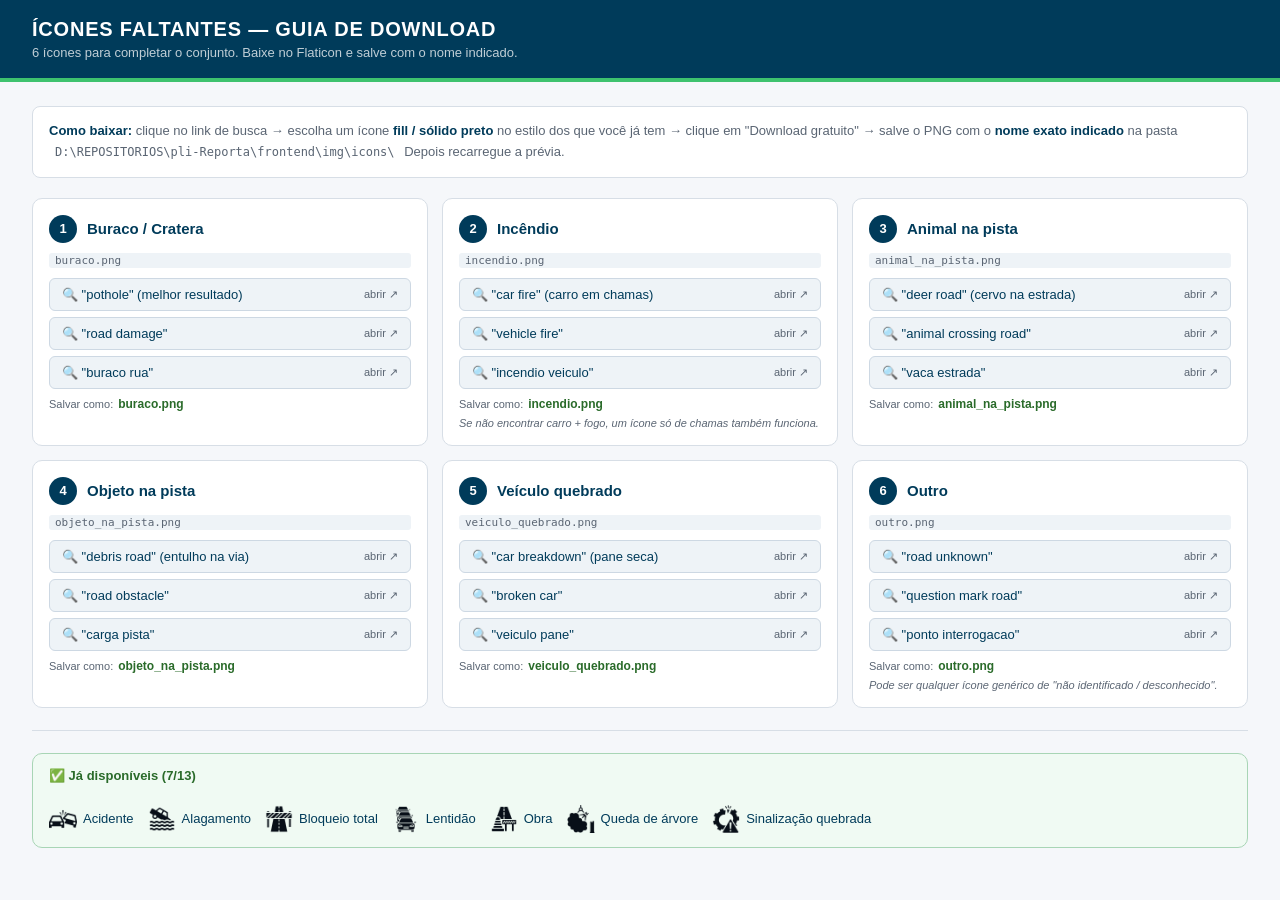
<file: frontend/traffic-icons-guide.html>
<!doctype html>
<html lang="pt-BR">
<head>
  <meta charset="utf-8"/>
  <meta name="viewport" content="width=device-width, initial-scale=1"/>
  <title>Download — ícones faltantes</title>
  <style>
    :root { --ink:#003b5a; --accent:#3ec26e; --bg:#f5f7fa; --surface:#fff; --border:#d7dee6; --muted:#5a6573; }
    * { box-sizing:border-box; }
    body { margin:0; background:var(--bg); color:var(--ink);
      font-family:-apple-system,BlinkMacSystemFont,"Segoe UI",Roboto,Arial,sans-serif; }
    header { padding:18px 2.5%; background:#003b5a; color:#fff; border-bottom:4px solid var(--accent); }
    header h1 { margin:0 0 4px; font-size:20px; text-transform:uppercase; letter-spacing:.04em; }
    header p { margin:0; color:rgba(255,255,255,.75); font-size:13px; }
    main { width:calc(100% - 5%); margin:24px 2.5% 48px; }
    .intro { background:var(--surface); border:1px solid var(--border); border-radius:8px;
      padding:14px 16px; margin-bottom:20px; font-size:13px; color:var(--muted); line-height:1.6; }
    .intro strong { color:var(--ink); }
    .grid { display:grid; grid-template-columns:repeat(auto-fit,minmax(320px,1fr)); gap:14px; }
    .card { background:var(--surface); border:1px solid var(--border); border-radius:10px; padding:16px; }
    .card-head { display:flex; align-items:center; gap:10px; margin-bottom:10px; }
    .num { width:28px; height:28px; border-radius:50%; background:#003b5a; color:#fff;
      font-size:13px; font-weight:700; display:flex; align-items:center; justify-content:center; flex-shrink:0; }
    h2 { margin:0; font-size:15px; }
    code { font-family:"Cascadia Mono",Consolas,monospace; font-size:11px; color:var(--muted);
      background:#eef3f7; border-radius:3px; padding:1px 6px; display:block; margin-bottom:10px; }
    .links { display:flex; flex-direction:column; gap:6px; }
    .links a {
      display:flex; align-items:center; gap:8px; padding:8px 12px;
      background:#eef3f7; border:1px solid #cdd8e3; border-radius:6px;
      color:var(--ink); text-decoration:none; font-size:13px; font-weight:500;
      transition:background .15s;
    }
    .links a:hover { background:#dde8f2; }
    .links a .term { flex:1; }
    .links a .arrow { color:var(--muted); font-size:11px; white-space:nowrap; }
    .save-as { margin-top:8px; font-size:11px; color:var(--muted); display:flex; align-items:center; gap:5px; }
    .save-as strong { color:#2a6b2a; font-size:12px; }
    .tip { margin-top:6px; font-size:11px; color:var(--muted); font-style:italic; }
    hr { border:none; border-top:1px solid var(--border); margin:22px 0; }
    .done { background:#f0faf3; border:1px solid #a8d5b5; border-radius:10px;
      padding:14px 16px; display:flex; gap:14px; flex-wrap:wrap; }
    .done h3 { width:100%; margin:0 0 8px; font-size:13px; color:#2a6b2a; }
    .done-item { display:flex; align-items:center; gap:6px; font-size:13px; }
    .done-item img { width:28px; height:28px; object-fit:contain;
      filter:invert(12%) sepia(60%) saturate(500%) hue-rotate(175deg) brightness(40%); }
  </style>
</head>
<body>
<header>
  <h1>Ícones faltantes — guia de download</h1>
  <p>6 ícones para completar o conjunto. Baixe no Flaticon e salve com o nome indicado.</p>
</header>
<main>

  <div class="intro">
    <strong>Como baixar:</strong> clique no link de busca → escolha um ícone <strong>fill / sólido preto</strong>
    no estilo dos que você já tem → clique em "Download gratuito" → salve o PNG com o
    <strong>nome exato indicado</strong> na pasta
    <code style="display:inline;background:none;font-size:12px">D:\REPOSITORIOS\pli-Reporta\frontend\img\icons\</code>
    Depois recarregue a prévia.
  </div>

  <div class="grid">

    <!-- 1. BURACO -->
    <div class="card">
      <div class="card-head"><div class="num">1</div><h2>Buraco / Cratera</h2></div>
      <code>buraco.png</code>
      <div class="links">
        <a href="https://www.flaticon.com/br/buscar?word=pothole&color=black&shape=fill" target="_blank">
          <span class="term">🔍 "pothole" (melhor resultado)</span>
          <span class="arrow">abrir ↗</span>
        </a>
        <a href="https://www.flaticon.com/br/buscar?word=road+damage&color=black&shape=fill" target="_blank">
          <span class="term">🔍 "road damage"</span>
          <span class="arrow">abrir ↗</span>
        </a>
        <a href="https://www.flaticon.com/br/buscar?word=buraco+rua&color=black&shape=fill" target="_blank">
          <span class="term">🔍 "buraco rua"</span>
          <span class="arrow">abrir ↗</span>
        </a>
      </div>
      <div class="save-as">Salvar como: <strong>buraco.png</strong></div>
    </div>

    <!-- 2. INCÊNDIO -->
    <div class="card">
      <div class="card-head"><div class="num">2</div><h2>Incêndio</h2></div>
      <code>incendio.png</code>
      <div class="links">
        <a href="https://www.flaticon.com/br/buscar?word=car+fire&color=black&shape=fill" target="_blank">
          <span class="term">🔍 "car fire" (carro em chamas)</span>
          <span class="arrow">abrir ↗</span>
        </a>
        <a href="https://www.flaticon.com/br/buscar?word=vehicle+fire&color=black&shape=fill" target="_blank">
          <span class="term">🔍 "vehicle fire"</span>
          <span class="arrow">abrir ↗</span>
        </a>
        <a href="https://www.flaticon.com/br/buscar?word=incendio+veiculo&color=black&shape=fill" target="_blank">
          <span class="term">🔍 "incendio veiculo"</span>
          <span class="arrow">abrir ↗</span>
        </a>
      </div>
      <div class="save-as">Salvar como: <strong>incendio.png</strong></div>
      <div class="tip">Se não encontrar carro + fogo, um ícone só de chamas também funciona.</div>
    </div>

    <!-- 3. ANIMAL NA PISTA -->
    <div class="card">
      <div class="card-head"><div class="num">3</div><h2>Animal na pista</h2></div>
      <code>animal_na_pista.png</code>
      <div class="links">
        <a href="https://www.flaticon.com/br/buscar?word=deer+road&color=black&shape=fill" target="_blank">
          <span class="term">🔍 "deer road" (cervo na estrada)</span>
          <span class="arrow">abrir ↗</span>
        </a>
        <a href="https://www.flaticon.com/br/buscar?word=animal+crossing+road&color=black&shape=fill" target="_blank">
          <span class="term">🔍 "animal crossing road"</span>
          <span class="arrow">abrir ↗</span>
        </a>
        <a href="https://www.flaticon.com/br/buscar?word=vaca+estrada&color=black&shape=fill" target="_blank">
          <span class="term">🔍 "vaca estrada"</span>
          <span class="arrow">abrir ↗</span>
        </a>
      </div>
      <div class="save-as">Salvar como: <strong>animal_na_pista.png</strong></div>
    </div>

    <!-- 4. OBJETO NA PISTA -->
    <div class="card">
      <div class="card-head"><div class="num">4</div><h2>Objeto na pista</h2></div>
      <code>objeto_na_pista.png</code>
      <div class="links">
        <a href="https://www.flaticon.com/br/buscar?word=debris+road&color=black&shape=fill" target="_blank">
          <span class="term">🔍 "debris road" (entulho na via)</span>
          <span class="arrow">abrir ↗</span>
        </a>
        <a href="https://www.flaticon.com/br/buscar?word=road+obstacle&color=black&shape=fill" target="_blank">
          <span class="term">🔍 "road obstacle"</span>
          <span class="arrow">abrir ↗</span>
        </a>
        <a href="https://www.flaticon.com/br/buscar?word=carga+pista&color=black&shape=fill" target="_blank">
          <span class="term">🔍 "carga pista"</span>
          <span class="arrow">abrir ↗</span>
        </a>
      </div>
      <div class="save-as">Salvar como: <strong>objeto_na_pista.png</strong></div>
    </div>

    <!-- 5. VEÍCULO QUEBRADO -->
    <div class="card">
      <div class="card-head"><div class="num">5</div><h2>Veículo quebrado</h2></div>
      <code>veiculo_quebrado.png</code>
      <div class="links">
        <a href="https://www.flaticon.com/br/buscar?word=car+breakdown&color=black&shape=fill" target="_blank">
          <span class="term">🔍 "car breakdown" (pane seca)</span>
          <span class="arrow">abrir ↗</span>
        </a>
        <a href="https://www.flaticon.com/br/buscar?word=broken+car&color=black&shape=fill" target="_blank">
          <span class="term">🔍 "broken car"</span>
          <span class="arrow">abrir ↗</span>
        </a>
        <a href="https://www.flaticon.com/br/buscar?word=veiculo+pane&color=black&shape=fill" target="_blank">
          <span class="term">🔍 "veiculo pane"</span>
          <span class="arrow">abrir ↗</span>
        </a>
      </div>
      <div class="save-as">Salvar como: <strong>veiculo_quebrado.png</strong></div>
    </div>

    <!-- 6. OUTRO -->
    <div class="card">
      <div class="card-head"><div class="num">6</div><h2>Outro</h2></div>
      <code>outro.png</code>
      <div class="links">
        <a href="https://www.flaticon.com/br/buscar?word=road+unknown&color=black&shape=fill" target="_blank">
          <span class="term">🔍 "road unknown"</span>
          <span class="arrow">abrir ↗</span>
        </a>
        <a href="https://www.flaticon.com/br/buscar?word=question+mark+road&color=black&shape=fill" target="_blank">
          <span class="term">🔍 "question mark road"</span>
          <span class="arrow">abrir ↗</span>
        </a>
        <a href="https://www.flaticon.com/br/buscar?word=ponto+interrogacao&color=black&shape=fill" target="_blank">
          <span class="term">🔍 "ponto interrogacao"</span>
          <span class="arrow">abrir ↗</span>
        </a>
      </div>
      <div class="save-as">Salvar como: <strong>outro.png</strong></div>
      <div class="tip">Pode ser qualquer ícone genérico de "não identificado / desconhecido".</div>
    </div>

  </div>

  <hr/>

  <!-- ícones já prontos -->
  <div class="done">
    <h3>✅ Já disponíveis (7/13)</h3>
    <div class="done-item"><img src="img/icons/acidente.png" alt=""/>Acidente</div>
    <div class="done-item"><img src="img/icons/alagamento.png" alt=""/>Alagamento</div>
    <div class="done-item"><img src="img/icons/bloqueio_total.png" alt=""/>Bloqueio total</div>
    <div class="done-item"><img src="img/icons/lentidao_corredor.png" alt=""/>Lentidão</div>
    <div class="done-item"><img src="img/icons/obra_grande.png" alt=""/>Obra</div>
    <div class="done-item"><img src="img/icons/queda_arvore.png" alt=""/>Queda de árvore</div>
    <div class="done-item"><img src="img/icons/sinalizacao_quebrada.png" alt=""/>Sinalização quebrada</div>
  </div>

</main>
</body>
</html>
</file>
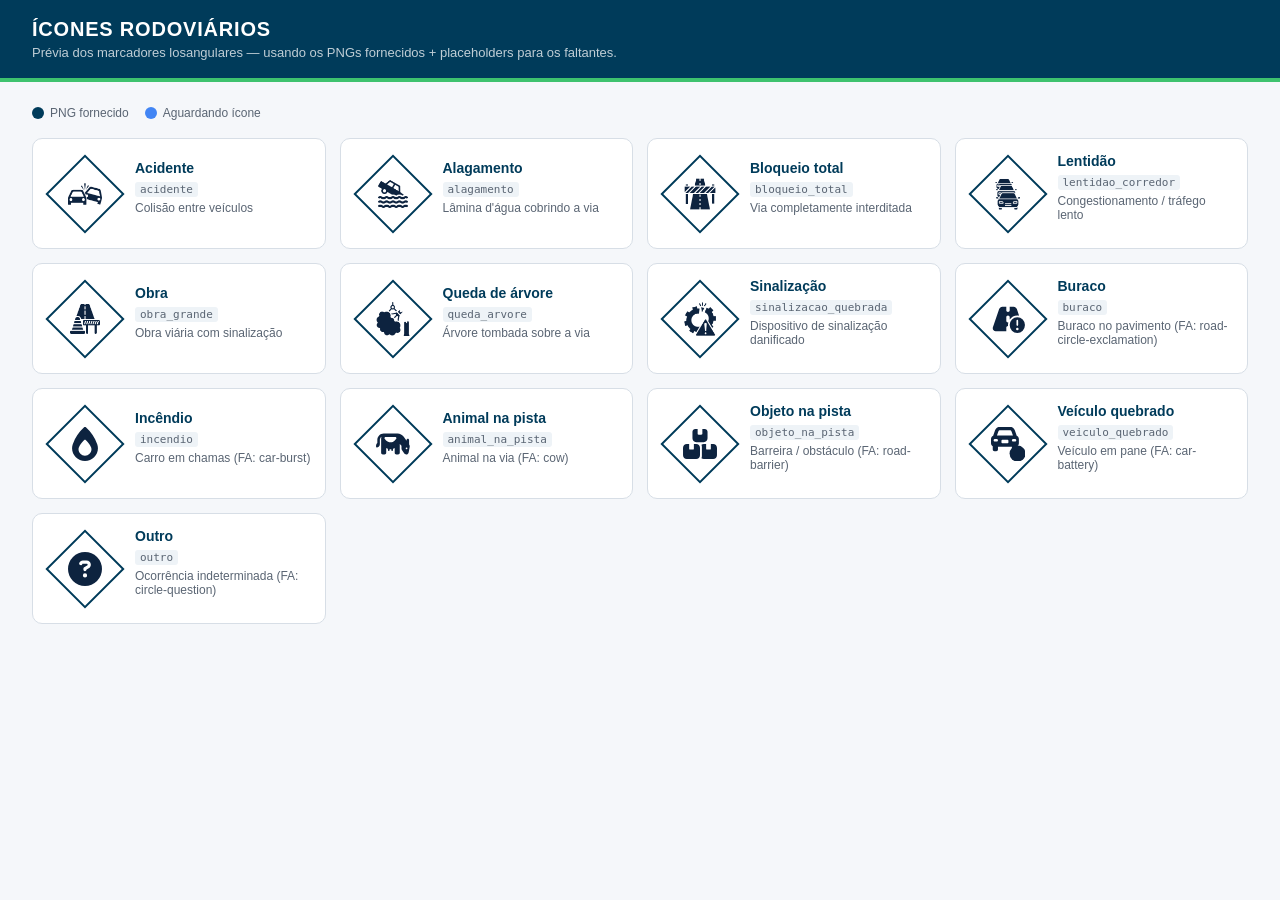
<file: frontend/traffic-icons-preview.html>
<!doctype html>
<html lang="pt-BR">
<head>
  <meta charset="utf-8"/>
  <meta name="viewport" content="width=device-width, initial-scale=1"/>
  <title>Ícones rodoviários — prévia</title>
  <style>
    :root {
      --bg: #f5f7fa; --surface: #fff; --ink: #003b5a;
      --muted: #5a6573; --border: #d7dee6; --accent: #3ec26e;
      --miss: #e8f0fe; --miss-border: #4285f4;
      --gutter: 2.5%;
    }
    * { box-sizing: border-box; }
    body { margin: 0; background: var(--bg); color: var(--ink);
      font-family: -apple-system, BlinkMacSystemFont, "Segoe UI", Roboto, Arial, sans-serif; }
    header { padding: 18px var(--gutter); background: #003b5a; color: #fff; border-bottom: 4px solid var(--accent); }
    header h1 { margin: 0 0 4px; font-size: 20px; text-transform: uppercase; letter-spacing: .04em; }
    header p  { margin: 0; color: rgba(255,255,255,.75); font-size: 13px; }
    main { width: calc(100% - var(--gutter) * 2); margin: 24px var(--gutter) 48px auto; }

    .legend { display: flex; gap: 16px; margin-bottom: 18px; flex-wrap: wrap; }
    .legend-item { display: flex; align-items: center; gap: 6px; font-size: 12px; color: var(--muted); }
    .dot { width: 12px; height: 12px; border-radius: 50%; }
    .dot-ok   { background: #003b5a; }
    .dot-miss { background: var(--miss-border); }

    .grid { display: grid; grid-template-columns: repeat(auto-fit, minmax(260px, 1fr)); gap: 14px; }

    /* ─── Cartão ─────────────────────────────────────── */
    .card {
      background: var(--surface); border: 1px solid var(--border); border-radius: 10px;
      padding: 14px; display: grid; grid-template-columns: 76px 1fr; gap: 12px; align-items: center;
    }
    .card.missing { background: var(--miss); border-color: var(--miss-border); }

    /* ─── Marcador losangular ─────────────────────────── */
    .marker-wrap { display: flex; align-items: center; justify-content: center; }
    .marker {
      width: 56px; height: 56px; transform: rotate(45deg);
      border: 2.5px solid var(--ink); background: var(--surface);
      display: flex; align-items: center; justify-content: center;
      overflow: hidden;
    }
    .card.missing .marker { border-color: var(--miss-border); background: var(--miss); }
    .marker-inner { transform: rotate(-45deg); line-height: 0; }
    .marker-inner img {
      width: 34px; height: 34px; object-fit: contain; display: block;
      /* converte preto → #003b5a (azul do sistema) */
      filter: brightness(0) saturate(100%) invert(14%) sepia(60%) saturate(700%) hue-rotate(175deg) brightness(80%);
    }

    /* ícone placeholder (categorias sem PNG) */
    .marker-inner .placeholder {
      width: 34px; height: 34px; display: flex; align-items: center; justify-content: center;
      font-size: 20px; color: var(--miss-border);
    }

    h2 { margin: 0 0 3px; font-size: 14px; font-weight: 700; }
    code { font-family: "Cascadia Mono", Consolas, monospace; font-size: 11px; color: var(--muted);
      background: #eef3f7; border-radius: 3px; padding: 1px 5px; }
    .desc  { color: var(--muted); font-size: 12px; margin-top: 4px; }
    .badge-miss { display: inline-block; margin-top: 5px; font-size: 11px; font-weight: 600;
      color: var(--miss-border); background: #d2e3fc; border-radius: 4px; padding: 1px 7px; }
  </style>
</head>
<body>
<header>
  <h1>Ícones rodoviários</h1>
  <p>Prévia dos marcadores losangulares — usando os PNGs fornecidos + placeholders para os faltantes.</p>
</header>
<main>
  <div class="legend">
    <div class="legend-item"><span class="dot dot-ok"></span>PNG fornecido</div>
    <div class="legend-item"><span class="dot dot-miss"></span>Aguardando ícone</div>
  </div>
  <div class="grid" id="grid"></div>
</main>

<script>
  /* img: caminho relativo do PNG (null = pendente) */
  const items = [
    { label: 'Acidente',             id: 'acidente',             img: 'img/icons/acidente.png',              desc: 'Colisão entre veículos' },
    { label: 'Alagamento',          id: 'alagamento',           img: 'img/icons/alagamento.png',            desc: 'Lâmina d\'água cobrindo a via' },
    { label: 'Bloqueio total',      id: 'bloqueio_total',       img: 'img/icons/bloqueio_total.png',        desc: 'Via completamente interditada' },
    { label: 'Lentidão',           id: 'lentidao_corredor',    img: 'img/icons/lentidao_corredor.png',     desc: 'Congestionamento / tráfego lento' },
    { label: 'Obra',               id: 'obra_grande',          img: 'img/icons/obra_grande.png',           desc: 'Obra viária com sinalização' },
    { label: 'Queda de árvore',    id: 'queda_arvore',         img: 'img/icons/queda_arvore.png',          desc: 'Árvore tombada sobre a via' },
    { label: 'Sinalização',        id: 'sinalizacao_quebrada', img: 'img/icons/sinalizacao_quebrada.png',  desc: 'Dispositivo de sinalização danificado' },
    { label: 'Buraco',             id: 'buraco',               img: 'img/icons/buraco.svg',                desc: 'Buraco no pavimento (FA: road-circle-exclamation)' },
    { label: 'Incêndio',           id: 'incendio',             img: 'img/icons/incendio.svg',              desc: 'Carro em chamas (FA: car-burst)' },
    { label: 'Animal na pista',    id: 'animal_na_pista',      img: 'img/icons/animal_na_pista.svg',       desc: 'Animal na via (FA: cow)' },
    { label: 'Objeto na pista',    id: 'objeto_na_pista',      img: 'img/icons/objeto_na_pista.svg',       desc: 'Barreira / obstáculo (FA: road-barrier)' },
    { label: 'Veículo quebrado',   id: 'veiculo_quebrado',     img: 'img/icons/veiculo_quebrado.svg',      desc: 'Veículo em pane (FA: car-battery)' },
    { label: 'Outro',              id: 'outro',                img: 'img/icons/outro.svg',                 desc: 'Ocorrência indeterminada (FA: circle-question)' },
  ];

  function markerContent(item) {
    if (item.img) {
      return `<img src="${item.img}" alt="${item.label}"/>`;
    }
    return `<span class="placeholder" title="PNG pendente">?</span>`;
  }

  document.getElementById('grid').innerHTML = items.map(item => `
    <article class="card${item.img ? '' : ' missing'}">
      <div class="marker-wrap">
        <div class="marker">
          <div class="marker-inner">${markerContent(item)}</div>
        </div>
      </div>
      <div>
        <h2>${item.label}</h2>
        <code>${item.id}</code>
        <p class="desc">${item.desc}</p>
        ${item.img ? '' : '<span class="badge-miss">⬤ PNG pendente</span>'}
      </div>
    </article>
  `).join('');
</script>
</body>
</html>
</file>
